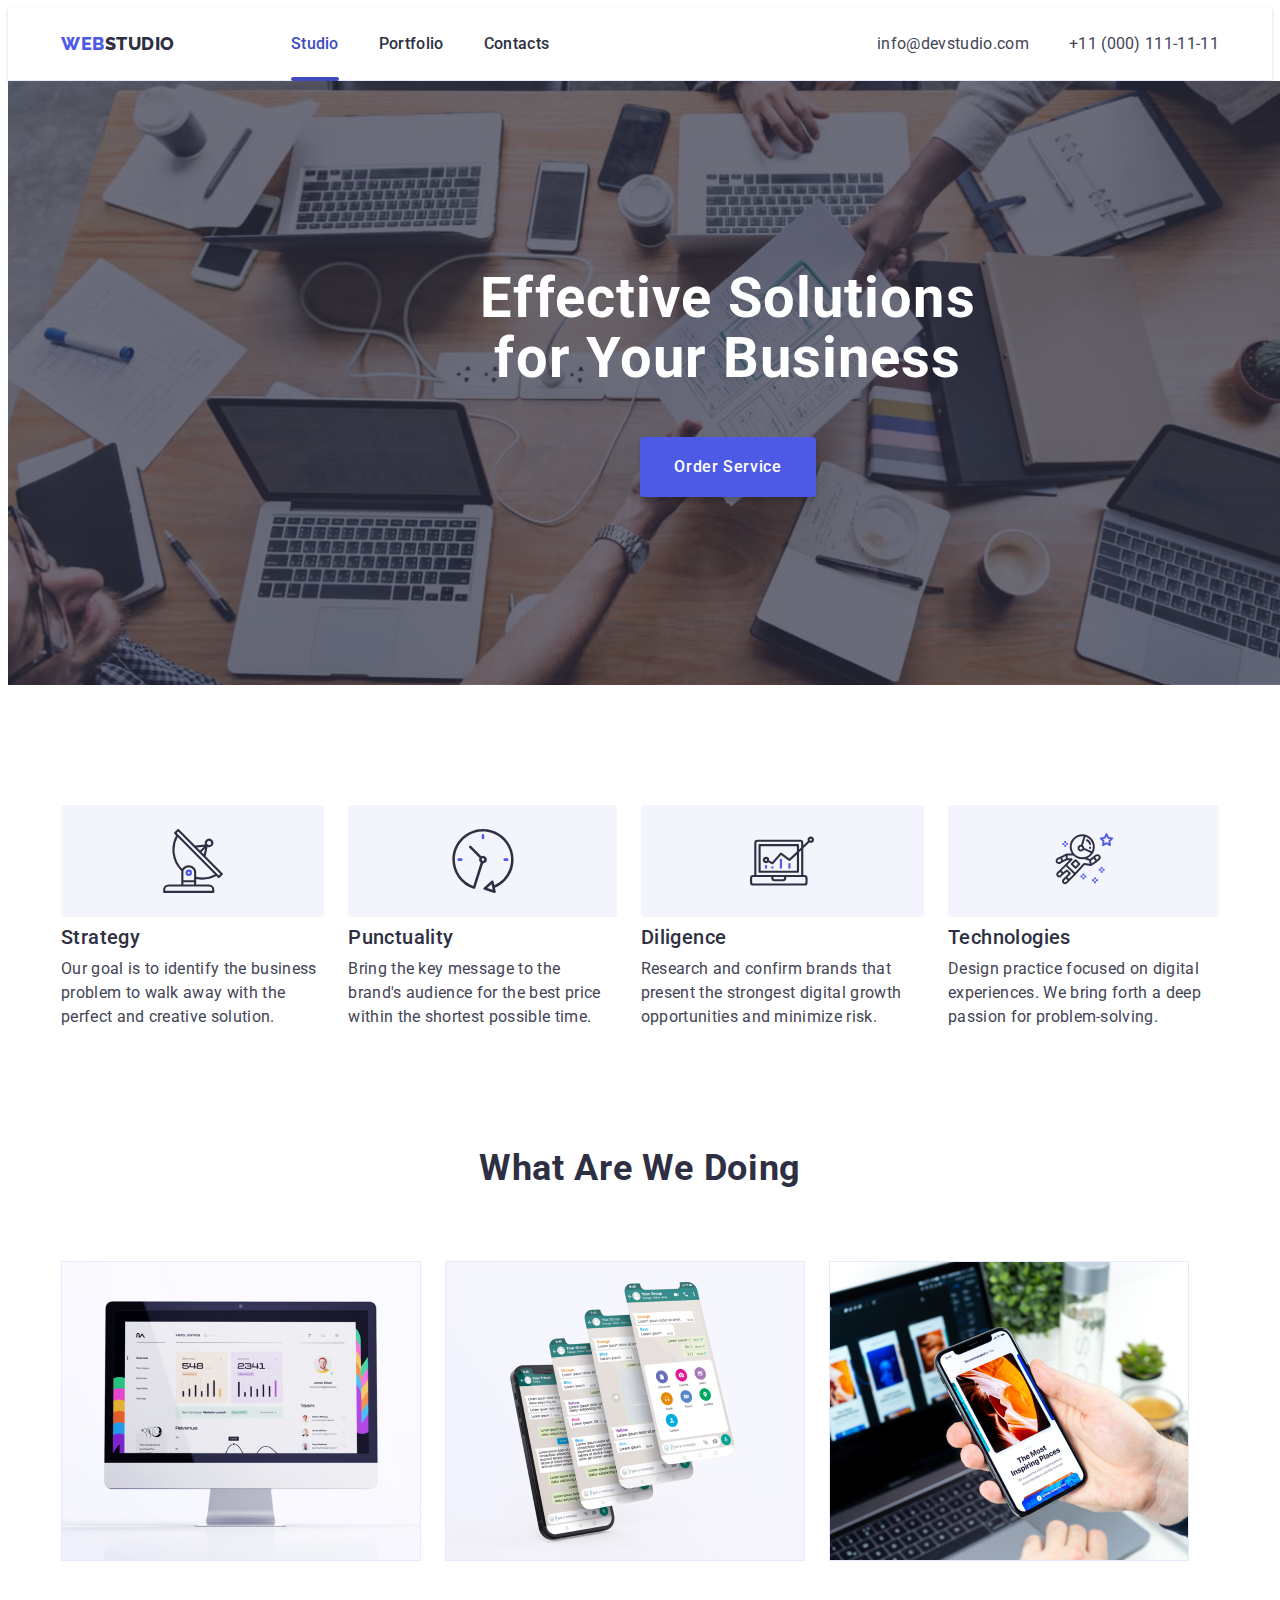
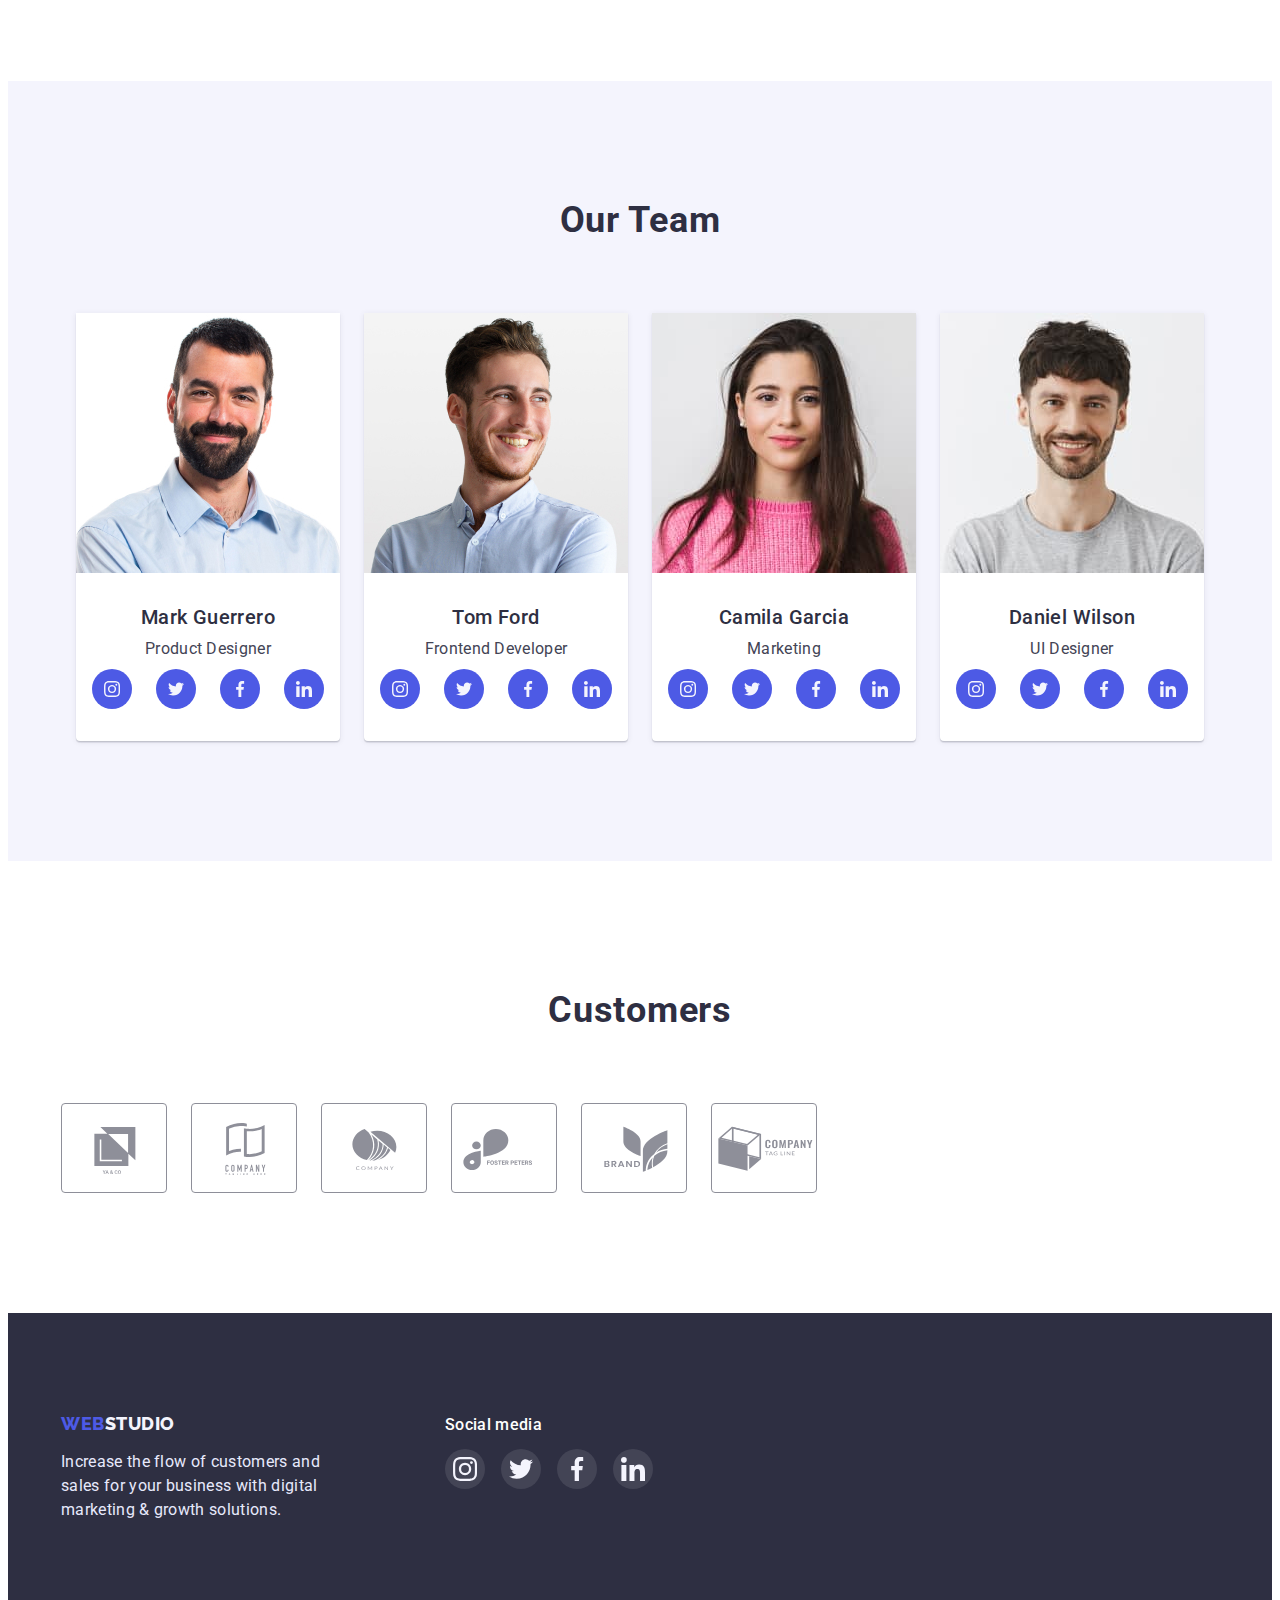
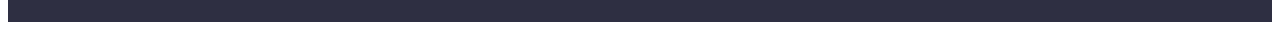
<file: index.html>
<!DOCTYPE html>
<html lang="en">
  <head>
    <meta charset="UTF-8" />
    <meta http-equiv="X-UA-Compatible" content="IE=edge" />
    <meta name="viewport" content="width=device-width, initial-scale=1.0" />
    <title>Document</title>

    <link rel="preconnect" href="https://fonts.googleapis.com" />
    <link rel="preconnect" href="https://fonts.gstatic.com" crossorigin />
    <link
      href="https://fonts.googleapis.com/css2?family=Raleway:wght@800&family=Roboto:wght@400;500;700&display=swap"
      rel="stylesheet"
    />
    <link
      rel="stylesheet"
      href="https://cdnjs.cloudflare.com/ajax/libs/modern-normalize/1.1.0/modern-normalize.min.css"
      integrity="sha512-wpPYUAdjBVSE4KJnH1VR1HeZfpl1ub8YT/NKx4PuQ5NmX2tKuGu6U/JRp5y+Y8XG2tV+wKQpNHVUX03MfMFn9Q=="
      crossorigin="anonymous"
      referrerpolicy="no-referrer"
    />
    <link rel="stylesheet" href="./css/styles.css" />
  </head>
  <body>
    <!-- header -->
    <header class="header">
      <div class="container header-container">
        <nav class="list header-nav">
          <a href="./index.html" class="header-logo link"
            >Web<span class="header-logo-span link">Studio</span></a
          >

          <ul class="list header-nav">
            <li class="header-item">
              <a href="./index.html" class="header-link-text link header-anim"
                >Studio</a
              >
            </li>

            <li class="header-item">
              <a href="./portfolio.html" class="header-link-text link">
                Portfolio</a
              >
            </li>

            <li class="header-item">
              <a href="" class="header-link-text link"> Contacts</a>
            </li>
          </ul>
        </nav>

        <address class="list header-address">
          <ul class="list address-menu">
            <li>
              <a
                href="mailto:info@devstudio.com"
                class="link header-contacts link-color"
                >info@devstudio.com</a
              >
            </li>
            <li>
              <a
                href="tel:+110001111111"
                class="link header-contacts link-color"
                >+11 (000) 111-11-11</a
              >
            </li>
          </ul>
        </address>
      </div>
    </header>
    <!-- main-content -->
    <main>
      <section class="hero-section">
        <div class="container section-container">
          <h1 class="hero-text-title">Effective Solutions for Your Business</h1>
          <button type="button" class="hero-btn" data-modal-open>
            Order Service
          </button>
        </div>
      </section>
      <!-- section 2 ( about us) -->
      <section class="about-hero">
        <div class="container">
          <h2 class="visually-hidden">skills</h2>
          <ul class="list caption-list">
            <li class="caption-list">
              <div class="icon-options">
                <svg width="64" height="64">
                  <use
                    href="./images/symbol-defs.svg#icon-section-two-antenna "
                  ></use>
                </svg>
              </div>

              <h3 class="caption-texts">Strategy</h3>
              <p class="caption-comment">
                Our goal is to identify the business problem to walk away with
                the perfect and creative solution.
              </p>
            </li>

            <li class="caption-list">
              <div class="icon-options">
                <svg width="64" height="64">
                  <use
                    href="./images/symbol-defs.svg#icon-section-two-clock "
                  ></use>
                </svg>
              </div>
              <h3 class="caption-texts">Punctuality</h3>
              <p class="caption-comment">
                Bring the key message to the brand's audience for the best price
                within the shortest possible time.
              </p>
            </li>

            <li class="caption-list">
              <div class="icon-options">
                <svg width="64" height="64">
                  <use
                    href="./images/symbol-defs.svg#icon-section-two-diagram "
                  ></use>
                </svg>
              </div>
              <h3 class="caption-texts">Diligence</h3>
              <p class="caption-comment">
                Research and confirm brands that present the strongest digital
                growth opportunities and minimize risk.
              </p>
            </li>

            <li class="caption-list">
              <div class="icon-options">
                <svg width="64" height="64">
                  <use
                    href="./images/symbol-defs.svg#icon-section-two-astronaut "
                  ></use>
                </svg>
              </div>
              <h3 class="caption-texts">Technologies</h3>
              <p class="caption-comment">
                Design practice focused on digital experiences. We bring forth a
                deep passion for problem-solving.
              </p>
            </li>
          </ul>
        </div>
      </section>
      <!-- section 3 (photo) -->
      <section class="work-hero">
        <div class="container">
          <h2 class="work-hero-caption">What are we doing</h2>
          <ul class="list">
            <li>
              <img src="./images/PC.jpg" alt="PC" width="360" />
            </li>
            <li>
              <img
                src="./images/phonescr.jpg"
                alt="Screen Our App"
                width="360"
              />
            </li>
            <li>
              <img
                src="./images/design.jpg"
                alt="Screen Design of our Apps"
                width="360"
              />
            </li>
          </ul>
        </div>
      </section>
      <!-- Our Team -->
      <section class="hero-team">
        <div class="container">
          <h2 class="team-caption">Our Team</h2>
          <ul class="list social-logos">
            <li class="hero-li">
              <img src="./images/first.jpg" alt="PM" width="264" />
              <h3 class="our-employees">Mark Guerrero</h3>
              <p class="empl-comment">Product Designer</p>
              <ul class="list">
                <li class="social-circles">
                  <a class="link team-social-link" href="">
                    <svg class="team-social-media">
                      <use
                        href="./images/symbol-defs.svg#icon-instagram-2"
                      ></use>
                    </svg>
                  </a>
                </li>
                <li class="social-circles">
                  <a class="link team-social-link" href="">
                    <svg class="team-social-media">
                      <use href="./images/symbol-defs.svg#icon-twitter-1"></use>
                    </svg>
                  </a>
                </li>
                <li class="social-circles">
                  <a class="link team-social-link" href="">
                    <svg class="team-social-media">
                      <use
                        href="./images/symbol-defs.svg#icon-facebook-1"
                      ></use>
                    </svg>
                  </a>
                </li>
                <li class="social-circles">
                  <a class="link team-social-link" href="">
                    <svg class="team-social-media">
                      <use
                        href="./images/symbol-defs.svg#icon-linkedin-1"
                      ></use>
                    </svg>
                  </a>
                </li>
              </ul>
            </li>
            <li class="hero-li">
              <img
                src="./images/second.jpg"
                alt="Frontend Developer"
                width="264"
              />
              <h3 class="our-employees">Tom Ford</h3>
              <p class="empl-comment">Frontend Developer</p>
              <ul class="list">
                <li class="social-circles">
                  <a class="link team-social-link" href="">
                    <svg class="team-social-media">
                      <use
                        href="./images/symbol-defs.svg#icon-instagram-2"
                      ></use>
                    </svg>
                  </a>
                </li>
                <li class="social-circles">
                  <a class="link team-social-link" href="">
                    <svg class="team-social-media">
                      <use href="./images/symbol-defs.svg#icon-twitter-1"></use>
                    </svg>
                  </a>
                </li>
                <li class="social-circles">
                  <a class="link team-social-link" href="">
                    <svg class="team-social-media">
                      <use
                        href="./images/symbol-defs.svg#icon-facebook-1"
                      ></use>
                    </svg>
                  </a>
                </li>
                <li class="social-circles">
                  <a class="link team-social-link" href="">
                    <svg class="team-social-media">
                      <use
                        href="./images/symbol-defs.svg#icon-linkedin-1"
                      ></use>
                    </svg>
                  </a>
                </li>
              </ul>
            </li>
            <li class="hero-li">
              <img src="./images/kamila.jpg" alt="Marketing" width="264" />
              <h3 class="our-employees">Camila Garcia</h3>
              <p class="empl-comment">Marketing</p>
              <ul class="list">
                <li class="social-circles">
                  <a class="link team-social-link" href="">
                    <svg class="team-social-media">
                      <use
                        href="./images/symbol-defs.svg#icon-instagram-2"
                      ></use>
                    </svg>
                  </a>
                </li>
                <li class="social-circles">
                  <a class="link team-social-link" href="">
                    <svg class="team-social-media">
                      <use href="./images/symbol-defs.svg#icon-twitter-1"></use>
                    </svg>
                  </a>
                </li>
                <li class="social-circles">
                  <a class="link team-social-link" href="">
                    <svg class="team-social-media">
                      <use
                        href="./images/symbol-defs.svg#icon-facebook-1"
                      ></use>
                    </svg>
                  </a>
                </li>
                <li class="social-circles">
                  <a class="link team-social-link" href="">
                    <svg class="team-social-media">
                      <use
                        href="./images/symbol-defs.svg#icon-linkedin-1"
                      ></use>
                    </svg>
                  </a>
                </li>
              </ul>
            </li>
            <li class="hero-li">
              <img src="./images/daniel.jpg" alt="UI Designer" width="264" />
              <h3 class="our-employees">Daniel Wilson</h3>
              <p class="empl-comment">UI Designer</p>
              <ul class="list">
                <li class="social-circles">
                  <a class="link team-social-link" href="">
                    <svg class="team-social-media">
                      <use
                        href="./images/symbol-defs.svg#icon-instagram-2"
                      ></use>
                    </svg>
                  </a>
                </li>
                <li class="social-circles">
                  <a class="link team-social-link" href="">
                    <svg class="team-social-media">
                      <use href="./images/symbol-defs.svg#icon-twitter-1"></use>
                    </svg>
                  </a>
                </li>
                <li class="social-circles">
                  <a class="link team-social-link" href="">
                    <svg class="team-social-media">
                      <use
                        href="./images/symbol-defs.svg#icon-facebook-1"
                      ></use>
                    </svg>
                  </a>
                </li>
                <li class="social-circles">
                  <a class="link team-social-link" href="">
                    <svg class="team-social-media">
                      <use
                        href="./images/symbol-defs.svg#icon-linkedin-1"
                      ></use>
                    </svg>
                  </a>
                </li>
              </ul>
            </li>
          </ul>
        </div>
      </section>
      <section class="our-customers-sections">
        <div class="container">
          <h2 class="customers-title">Customers</h2>
          <ul class="list customers-list">
            <li class="customers-size">
              <a href="" class="link customers-link">
                <svg class="our-customers-logo">
                  <use
                    href="./images/symbol-defs.svg#icon-customers-logo-one"
                  ></use>
                </svg>
              </a>
            </li>
            <li class="customers-size">
              <a href="" class="link customers-link">
                <svg class="our-customers-logo">
                  <use
                    href="./images/symbol-defs.svg#icon-customers-logo-two"
                  ></use>
                </svg>
              </a>
            </li>
            <li class="customers-size">
              <a href="" class="link customers-link">
                <svg class="our-customers-logo">
                  <use
                    href="./images/symbol-defs.svg#icon-customers-logo-three"
                  ></use>
                </svg>
              </a>
            </li>
            <li class="customers-size">
              <a href="" class="link customers-link">
                <svg class="our-customers-logo">
                  <use
                    href="./images/symbol-defs.svg#icon-customers-logo-four"
                  ></use>
                </svg>
              </a>
            </li>
            <li class="customers-size">
              <a href="" class="link customers-link">
                <svg class="our-customers-logo">
                  <use
                    href="./images/symbol-defs.svg#icon-customers-logo-five"
                  ></use>
                </svg>
              </a>
            </li>
            <li class="customers-size">
              <a href="" class="link customers-link">
                <svg class="our-customers-logo">
                  <use
                    href="./images/symbol-defs.svg#icon-customers-logo-six"
                  ></use>
                </svg>
              </a>
            </li>
          </ul>
        </div>
      </section>
    </main>
    <!-- footer  -->
    <footer class="footer">
      <div class="footer-container container">
        <div>
          <a href="./index.html" class="footer-logo link"
            >Web<span class="footer-span">Studio</span></a
          >
          <p class="footer-comment">
            Increase the flow of customers and sales for your business with
            digital marketing & growth solutions.
          </p>
        </div>
        <div class="social-media-container">
          <p class="our-social-media">Social media</p>
          <ul class="list social-media-list">
            <li class="link">
              <a class="footer-social-media-link" href="">
                <svg class="footer-social">
                  <use href="./images/symbol-defs.svg#icon-instagram-2"></use>
                </svg>
              </a>
            </li>
            <li class="link">
              <a class="footer-social-media-link" href="">
                <svg class="footer-social">
                  <use href="./images/symbol-defs.svg#icon-twitter-1"></use>
                </svg>
              </a>
            </li>
            <li class="link">
              <a class="footer-social-media-link" href="">
                <svg class="footer-social">
                  <use href="./images/symbol-defs.svg#icon-facebook-1"></use>
                </svg>
              </a>
            </li>
            <li class="link">
              <a class="footer-social-media-link" href="">
                <svg class="footer-social">
                  <use href="./images/symbol-defs.svg#icon-linkedin-1"></use>
                </svg>
              </a>
            </li>
          </ul>
        </div>
      </div>
    </footer>
      <div class="backdrop is-hidden" data-modal>
        <div class="modal-window">
          <button class="close-modal defolt-btn" data-modal-close>
            <svg width="8" height="8">
              <use href="./images/symbol-defs.svg#icon-close"></use>
            </svg>
          </button>
        </div>
      </div>
    <script src="./js/modal.js"></script>
  </body>
</html>
</file>
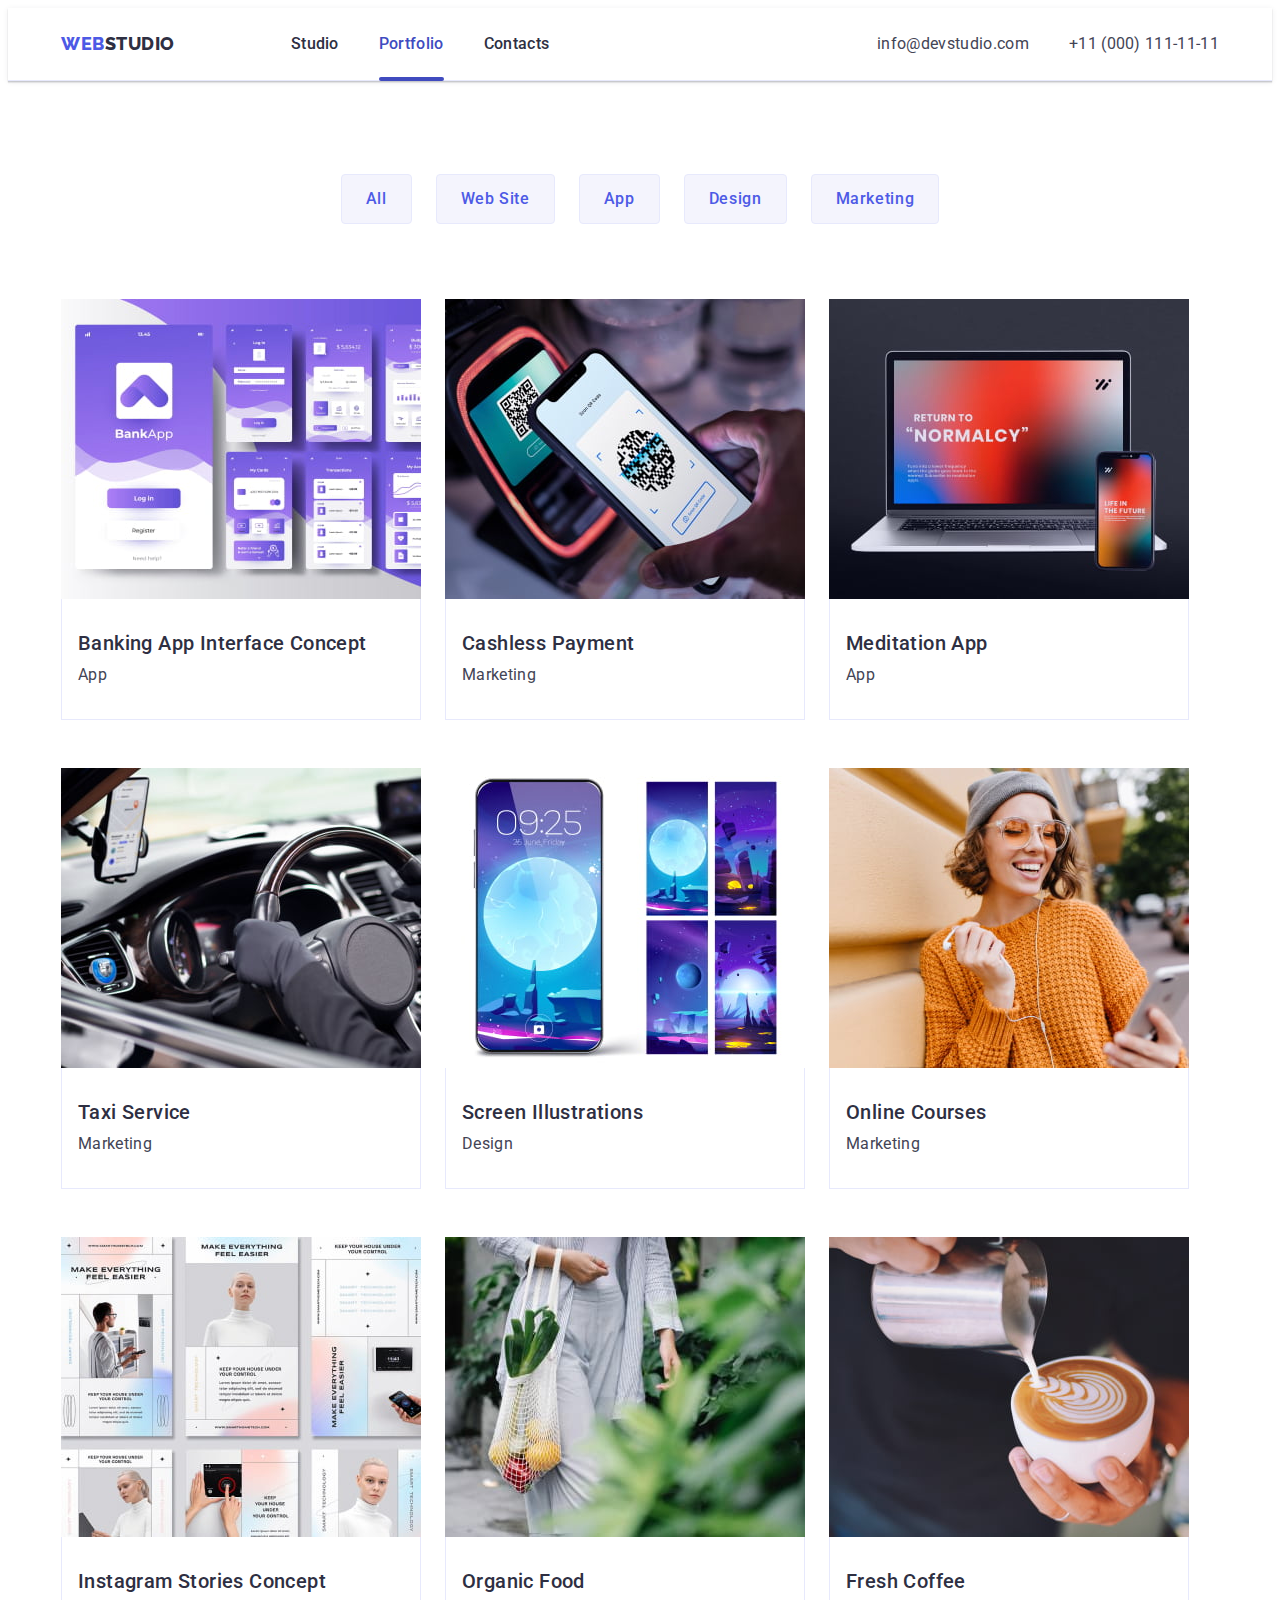
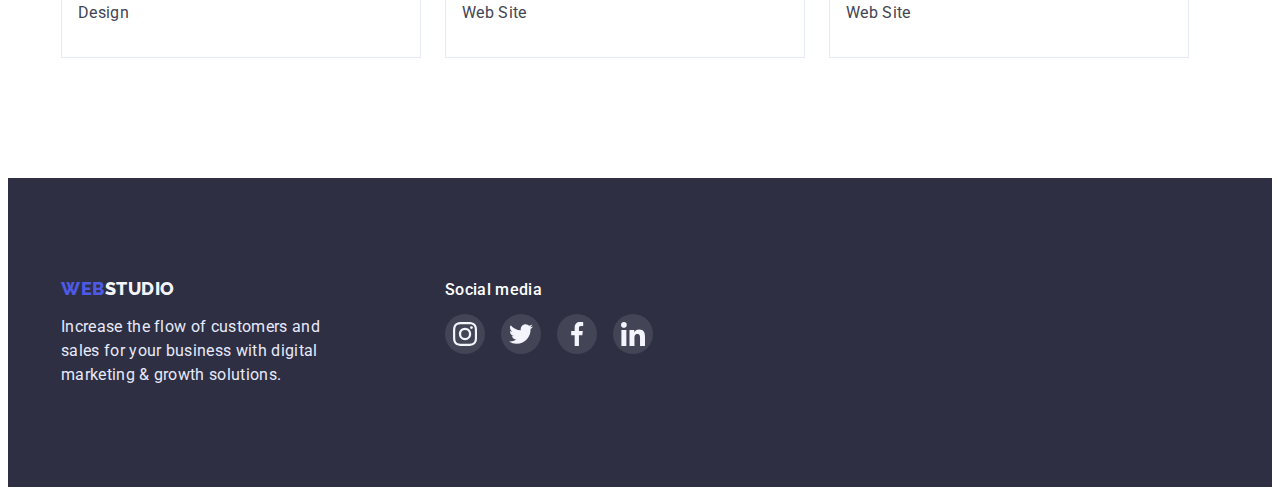
<file: portfolio.html>
<!DOCTYPE html>
<html lang="en">
  <head>
    <meta charset="UTF-8" />
    <meta http-equiv="X-UA-Compatible" content="IE=edge" />
    <meta name="viewport" content="width=device-width, initial-scale=1.0" />
    <title>Document</title>

    <link rel="preconnect" href="https://fonts.googleapis.com" />
    <link rel="preconnect" href="https://fonts.gstatic.com" crossorigin />
    <link
      href="https://fonts.googleapis.com/css2?family=Raleway:wght@800&family=Roboto:wght@400;500;700&display=swap"
      rel="stylesheet"
    />
    <link
      rel="stylesheet"
      href="https://cdnjs.cloudflare.com/ajax/libs/modern-normalize/1.1.0/modern-normalize.min.css"
      integrity="sha512-wpPYUAdjBVSE4KJnH1VR1HeZfpl1ub8YT/NKx4PuQ5NmX2tKuGu6U/JRp5y+Y8XG2tV+wKQpNHVUX03MfMFn9Q=="
      crossorigin="anonymous"
      referrerpolicy="no-referrer"
    />
    <link rel="stylesheet" href="./css/styles.css" />
  </head>
  <body>
    <!-- header -->
    <header class="header">
      <div class="container header-container">
        <nav class="list header-nav">
          <a href="./index.html" class="header-logo link"
            >Web<span class="header-logo-span link">Studio</span></a
          >

          <ul class="list header-nav">
            <li class="header-item">
              <a href="./index.html" class="header-link-text  link">Studio</a>
            </li>

            <li class="header-item">
              <a href="./portfolio.html" class="header-link-text header-anim link">
                Portfolio</a
              >
            </li>

            <li class="header-item">
              <a href="" class="header-link-text link"> Contacts</a>
            </li>
          </ul>
        </nav>

        <address class="list header-address">
          <ul class="list address-menu">
            <li>
              <a
                href="mailto:info@devstudio.com"
                class="link header-contacts link-color"
                >info@devstudio.com</a
              >
            </li>
            <li>
              <a
                href="tel:+110001111111"
                class="link header-contacts link-color"
                >+11 (000) 111-11-11</a
              >
            </li>
          </ul>
        </address>
      </div>
    </header>
    <main>
      <section class="porftolio-section">
        <div class="container">
          <h1 class="visually-hidden">Portfolio</h1>

          <ul class="list btn-container">
            <li>
              <button type="button" class="btn">All</button>
            </li>
            <li>
              <button type="button" class="btn">Web Site</button>
            </li>
            <li>
              <button type="button" class="btn">App</button>
            </li>
            <li>
              <button type="button" class="btn">Design</button>
            </li>
            <li>
              <button type="button" class="btn">Marketing</button>
            </li>
          </ul>

          <ul class="list photo-container">
            <li class="border">
              <a href="" class="link photo-link">
                <div class="photo-thumb">
                  <div class="overlay">
                    <p class="overlay-comment">
                      14 Stylish and User-Friendly App Design Concepts · Task
                      Manager App · Calorie Tracker App · Exotic Fruit Ecommerce
                      App · Cloud Storage App
                    </p>
                  </div>
                  <img
                    src="./images/section-one-photo.jpg"
                    alt=" App"
                    width="360"
                    height="300"
                  />
                </div>
                <div class="bottom-text">
                  <h2 class="photo-text">Banking App Interface Concept</h2>
                  <p class="photo-comment">App</p>
                </div>
              </a>
            </li>

            <li class="border">
              <a href="" class="link photo-link">
                <div class="photo-thumb">
                  <div class="overlay">
                    <p class="overlay-comment">
                      14 Stylish and User-Friendly App Design Concepts · Task
                      Manager App · Calorie Tracker App · Exotic Fruit Ecommerce
                      App · Cloud Storage App
                    </p>
                  </div>
                  <img
                    src="./images/section-one-photo-t.jpg"
                    alt="Payment"
                    width="360"
                    height="300"
                  />
                </div>
                <div class="bottom-text">
                  <h2 class="photo-text">Cashless Payment</h2>
                  <p class="photo-comment">Marketing</p>
                </div>
              </a>
            </li>
            <li class="border">
              <a href="" class="link photo-link">
                <div class="photo-thumb">
                  <div class="overlay">
                    <p class="overlay-comment">
                      14 Stylish and User-Friendly App Design Concepts · Task
                      Manager App · Calorie Tracker App · Exotic Fruit Ecommerce
                      App · Cloud Storage App
                    </p>
                  </div>
                  <img
                    src="./images/section-one-photo-l.jpg"
                    alt="App"
                    width="360"
                    height="300"
                  />
                </div>

                <div class="bottom-text">
                  <h2 class="photo-text">Meditation App</h2>
                  <p class="photo-comment">App</p>
                </div>
              </a>
            </li>
            <li class="border">
              <a href="" class="link photo-link">
                <div class="photo-thumb">
                  <div class="overlay">
                    <p class="overlay-comment">
                      14 Stylish and User-Friendly App Design Concepts · Task
                      Manager App · Calorie Tracker App · Exotic Fruit Ecommerce
                      App · Cloud Storage App
                    </p>
                  </div>
                  <img
                    src="./images/section-two-photo.jpg"
                    alt="Taxi Service"
                    width="360"
                    height="300"
                  />
                </div>
                <div class="bottom-text">
                  <h2 class="photo-text">Taxi Service</h2>
                  <p class="photo-comment">Marketing</p>
                </div>
              </a>
            </li>
            <li class="border">
              <a href="" class="link photo-link">
                <div class="photo-thumb">
                  <div class="overlay">
                    <p class="overlay-comment">
                      14 Stylish and User-Friendly App Design Concepts · Task
                      Manager App · Calorie Tracker App · Exotic Fruit Ecommerce
                      App · Cloud Storage App
                    </p>
                  </div>
                  <img
                    src="./images/section-two-photo-t.jpg"
                    alt="Design"
                    width="360"
                    height="300"
                  />
                </div>
                <div class="bottom-text">
                  <h2 class="photo-text">Screen Illustrations</h2>
                  <p class="photo-comment">Design</p>
                </div>
              </a>
            </li>
            <li class="border">
              <a href="" class="link photo-link">
                <div class="photo-thumb">
                  <div class="overlay">
                    <p class="overlay-comment">
                      14 Stylish and User-Friendly App Design Concepts · Task
                      Manager App · Calorie Tracker App · Exotic Fruit Ecommerce
                      App · Cloud Storage App
                    </p>
                  </div>
                  <img
                    src="./images/section-two-photo-l.jpg"
                    alt="Online Courses"
                    width="360"
                    height="300"
                  />
                </div>
                <div class="bottom-text">
                  <h2 class="photo-text">Online Courses</h2>
                  <p class="photo-comment">Marketing</p>
                </div>
              </a>
            </li>
            <li class="border">
              <a href="" class="link photo-link">
                <div class="photo-thumb">
                  <div class="overlay">
                    <p class="overlay-comment">
                      14 Stylish and User-Friendly App Design Concepts · Task
                      Manager App · Calorie Tracker App · Exotic Fruit Ecommerce
                      App · Cloud Storage App
                    </p>
                  </div>
                  <img
                    src="./images/section-last-o.jpg"
                    alt="Instagram Stories"
                    width="360"
                    height="300"
                  />
                </div>
                <div class="bottom-text">
                  <h2 class="photo-text">Instagram Stories Concept</h2>
                  <p class="photo-comment">Design</p>
                </div>
              </a>
            </li>
            <li class="border">
              <a href="" class="link photo-link">
                <div class="photo-thumb">
                  <div class="overlay">
                    <p class="overlay-comment">
                      14 Stylish and User-Friendly App Design Concepts · Task
                      Manager App · Calorie Tracker App · Exotic Fruit Ecommerce
                      App · Cloud Storage App
                    </p>
                  </div>
                  <img
                    src="./images/section-last-photo-lemons.jpg"
                    alt="Web Site"
                    width="360"
                    height="300"
                  />
                </div>
                <div class="bottom-text">
                  <h2 class="photo-text">Organic Food</h2>
                  <p class="photo-comment">Web Site</p>
                </div>
              </a>
            </li>
            <li class="border">
              <a href="" class="link photo-link">
                <div class="photo-thumb">
                  <div class="overlay">
                    <p class="overlay-comment">
                      14 Stylish and User-Friendly App Design Concepts · Task
                      Manager App · Calorie Tracker App · Exotic Fruit Ecommerce
                      App · Cloud Storage App
                    </p>
                  </div>
                  <img
                    src="./images/section-last-l.jpg"
                    alt="Fresh Coffee"
                    width="360"
                    height="300"
                  />
                </div>
                <div class="bottom-text">
                  <h2 class="photo-text">Fresh Coffee</h2>
                  <p class="photo-comment">Web Site</p>
                </div>
              </a>
            </li>
          </ul>
        </div>
      </section>
    </main>
    <!-- footer  -->
    <footer class="footer">
      <div class="footer-container container">
        <div>
          <a href="./index.html" class="footer-logo link"
            >Web<span class="footer-span">Studio</span></a
          >
          <p class="footer-comment">
            Increase the flow of customers and sales for your business with
            digital marketing & growth solutions.
          </p>
        </div>
        <div class="social-media-container">
          <p class="our-social-media">Social media</p>
          <ul class="list social-media-list">
            <li class="link">
              <a class="footer-social-media-link" href="">
                <svg class="footer-social">
                  <use href="./images/symbol-defs.svg#icon-instagram-2"></use>
                </svg>
              </a>
            </li>
            <li class="link">
              <a class="footer-social-media-link" href="">
                <svg class="footer-social">
                  <use href="./images/symbol-defs.svg#icon-twitter-1"></use>
                </svg>
              </a>
            </li>
            <li class="link">
              <a class="footer-social-media-link" href="">
                <svg class="footer-social">
                  <use href="./images/symbol-defs.svg#icon-facebook-1"></use>
                </svg>
              </a>
            </li>
            <li class="link">
              <a class="footer-social-media-link" href="">
                <svg class="footer-social">
                  <use href="./images/symbol-defs.svg#icon-linkedin-1"></use>
                </svg>
              </a>
            </li>
          </ul>
        </div>
      </div>
    </footer>
  </body>
</html>
</file>
<file: css/styles.css>
:root {
  --white: #ffffff;
  --iris: #4d5ae5;
  --navy-blue: #2e2f42;
  --ocean: #404bbf;
  --f4f4fd: #f4f4fd;
  --e7e9fc: #e7e9fc;
  --gray: #434455;
  --light-slate: #8e8f99;
  --green: #31d0aa;
  --cloud: #d9d9d9;
  --cubic-bezier: cubic-bezier(0.4, 0, 0.2, 1);
}
/* ------------------------------------------------- инструменты------------------------------------------------------------ */
h1,
h2,
h3,
h4,
h5,
h6,
p,
ul {
  margin: 0px;
}
ul {
  padding-left: 0px;
}
img {
  display: block;
}

.visually-hidden {
  position: absolute;
  width: 1px;
  height: 1px;
  margin: -1px;
  border: 0;
  padding: 0;

  white-space: nowrap;
  clip-path: inset(100%);
  clip: rect(0 0 0 0);
  overflow: hidden;
}
.link {
  text-decoration: none;
}
.list {
  list-style-type: none;
}
.icon-options {
  margin-bottom: 8px;
  display: flex;
  align-items: center;
  justify-content: center;
  height: 112px;
  background-color: var(--f4f4fd);
  border-radius: 4px;
}
.defolt-btn {
  cursor: pointer;
}
/*-------------------------------------------------- body------------------------------------------------------------------- */
body {
  background-color: var(--white);
  font-family: "Roboto", sans-serif;
  color: var(--gray);
}
/*-------------------------------------------------- header------------------------------------------------------------------- */
.header {
  border-bottom: 1px solid var(--e7e9fc);
  box-shadow: 0px 2px 1px rgba(46, 47, 66, 0.08),
    0px 1px 1px rgba(46, 47, 66, 0.16), 0px 1px 6px rgba(46, 47, 66, 0.08);
  /* outline: 5px solid teal; */
}
.header-container {
  display: flex;
  align-items: center;
}
.header-logo {
  margin-right: 76px;
  align-items: center;
  font-family: "Raleway", sans-serif;
  font-style: normal;
  font-weight: 800;
  font-size: 18px;
  line-height: 1.17;
  text-transform: uppercase;
  letter-spacing: 0.03em;
  color: var(--iris);
}
.header-logo-span {
  color: var(--navy-blue);
}

.header-link-text {
  transition-property: color;
  transition-duration: 250ms;
  transition-timing-function: var(--cubic-bezier);
  display: block;
  padding-top: 24px;
  padding-bottom: 24px;
  font-weight: 500;
  font-size: 16px;
  line-height: 1.5;
  letter-spacing: 0.02em;
  color: var(--navy-blue);
}
.header-contacts {
  transition-property: color;
  transition-duration: 250ms;
  transition-timing-function: var(--cubic-bezier);
  letter-spacing: 0.02em;
  font-weight: 400;
  font-size: 16px;
  line-height: 1.5;
  color: var(--gray);
}
.link-color {
  color: var(--gray);
}
.header-text:hover {
  color: var(--ocean);
}
.header-text:focus {
  color: var(--ocean);
}
.header-contacts:hover {
  color: var(--ocean);
}
.header-contacts:focus {
  color: var(--ocean);
}

.link-header {
  /* background-color: tomato; */
}

.header-nav {
  gap: 40px;
  align-items: center;
  display: flex;
  color: var(--navy-blue);
}
.address-menu {
  gap: 40px;
  display: flex;
  align-items: center;
  color: var(--navy-blue);
}

.header-nav :hover,
.header-nav :focus {
  color: var(--ocean);
}
.header-address {
  margin-left: auto;
  font-family: "Roboto", sans-serif;
  font-style: normal;
  color: var(--gray);
}
/*-------------------------------------------------- section1------------------------------------------------------------------- */
.hero-section {
  margin: 0 auto;
  padding-top: 188px;
  padding-bottom: 188px;
  text-align: center;
  background-image: linear-gradient(
      rgba(46, 47, 66, 0.7),
      rgba(46, 47, 66, 0.7)
    ),
    url(../images/backgruond-img-sectionone.jpg);
  background-size: cover;
  width: 1440px;
  background-repeat: no-repeat;
  background-position: center;
}
.hero-text-title {
  width: 496px;
  margin-left: auto;
  margin-right: auto;
  margin-bottom: 48px;

  font-weight: 700;
  font-size: 56px;
  line-height: 1.07;
  letter-spacing: 0.02em;
  color: var(--white);
}
.hero-btn {
  transition-property: background-color;
  transition-duration: 250ms;
  transition-timing-function: var(--cubic-bezier);

  border-radius: 4px;
  border-color: transparent;
  padding: 16px 32px;

  background-color: var(--iris);
  font-family: "Roboto", sans-serif;
  font-style: normal;
  font-weight: 500;
  font-size: 16px;
  line-height: 1.5;
  letter-spacing: 0.04em;
  color: var(--white);
  cursor: pointer;
  box-shadow: 0px 4px 4px rgba(0, 0, 0, 0.15);
}
.hero-btn:hover {
  background-color: var(--ocean);
  cursor: pointer;
}
.hero-btn:focus {
  background-color: var(--ocean);
}

/*-------------------------------------------------- section2------------------------------------------------------------------- */
.about-hero {
  /* outline: 4px solid orange; */
  padding-top: 120px;
  padding-bottom: 120px;
}
.about-hero .list {
  display: flex;
  gap: 24px;
}
.caption-list {
  flex-basis: calc((100%-3 * 24) / 4);
}
.caption-texts {
  margin-bottom: 8px;
  font-weight: 500;
  font-size: 20px;
  line-height: 1.2;
  letter-spacing: 0.02em;
  color: var(--navy-blue);
}
.caption-comment {
  font-weight: 400;
  font-size: 16px;
  line-height: 1.5;
  letter-spacing: 0.02em;
  color: var(--gray);
}
/*-------------------------------------------------- section3------------------------------------------------------------------- */
.work-hero-caption {
  font-weight: 700;
  font-size: 36px;
  line-height: 1.11;
  text-align: center;
  letter-spacing: 0.02em;
  text-transform: capitalize;
  color: var(--navy-blue);
}
/*-------------------------------------------------- section4------------------------------------------------------------------- */
.hero-team {
  padding-top: 120px;
  padding-bottom: 120px;
  background-color: var(--f4f4fd);
}
.hero-team .list {
  display: flex;
  gap: 24px;
  justify-content: center;
}

.team-caption {
  margin-bottom: 72px;
  font-weight: 700;
  font-size: 36px;
  line-height: 1.11;
  text-align: center;
  letter-spacing: 0.02em;
  text-transform: capitalize;
  color: var(--navy-blue);
}
.our-employees {
  text-align: center;
  margin-top: 32px;
  margin-bottom: 8px;
  font-weight: 500;
  font-size: 20px;
  line-height: 1.2;

  letter-spacing: 0.02em;
  color: var(--navy-blue);
}
.empl-comment {
  text-align: center;
  font-size: 16px;
  line-height: 1.5;
  letter-spacing: 0.02em;
  color: var(--gray);
  margin-bottom: 8px;
}
/*-------------------------------------------------- section4------------------------------------------------------------------- */
.hero-li {
  box-shadow: 0px 1px 6px rgba(46, 47, 66, 0.08),
    0px 1px 1px rgba(46, 47, 66, 0.16), 0px 2px 1px rgba(46, 47, 66, 0.08);
  padding-bottom: 32px;
  background-color: var(--white);
  border-radius: 0px 0px 4px 4px;
}
.footer {
  /* outline: 4px solid tomato; */
  padding-top: 100px;
  padding-bottom: 100px;
  background-color: var(--navy-blue);
}
.footer-logo {
  font-family: "Raleway", sans-serif;
  font-style: normal;
  font-weight: 800;
  font-size: 18px;
  line-height: 1.17;

  letter-spacing: 0.03em;
  text-transform: uppercase;
  color: var(--iris);
}
.footer-span {
  color: var(--f4f4fd);
}
.footer-comment {
  width: 264px;
  text-align: start;
  margin-top: 16px;
  font-size: 16px;
  line-height: 1.5;
  letter-spacing: 0.02em;
  color: var(--e7e9fc);
}
/*-------------------------------------------------- portfolio------------------------------------------------------------------- */
.photo-text {
  text-align: start;
  margin-bottom: 8px;
  font-weight: 500;
  font-size: 20px;
  line-height: 1.2;
  letter-spacing: 0.02em;
  color: var(--navy-blue);
}
.photo-comment {
  font-size: 16px;
  line-height: 1.5;
  letter-spacing: 0.02em;
  color: #434455;
}
.btn {
  transition-property: color, background-color, box-shadow, border-color;
  transition-duration: 250ms;
  transition-timing-function: var(--cubic-bezier);
  border-radius: 4px;
  border: 1px solid #e7e9fc;
  padding: 12px 24px;

  font-family: "Roboto", sans-serif;
  font-style: normal;
  font-weight: 500;
  font-size: 16px;
  line-height: 1.5;

  letter-spacing: 0.04em;
  color: var(--iris);
  cursor: pointer;
  background-color: var(--f4f4fd);
}
.btn:hover,
.btn:focus {
  border-color: transparent;
  color: var(--white);
  background-color: var(--ocean);
  box-shadow: 0px 3px 1px rgba(0, 0, 0, 0.1), 0px 2px 1px rgba(0, 0, 0, 0.08),
    0px 2px 2px rgba(0, 0, 0, 0.12);
}

/* --------------------------------------------------------Геометрия---------------------------------------------------------------------- */

.container {
  margin: 0 auto;
  width: 1158px;
  padding-left: 15px;
  padding-right: 15px;
}

.section-container {
  /* outline: 2px solid brown; */
}
.work-hero .list {
  display: flex;
  margin-top: 72px;

  gap: 24px;
}

.work-hero {
  padding-bottom: 120px;
  /* outline: 4px solid tomato; */
}
/* .hero-team {
  outline: 4px solid tomato;
} */

/* portfolio */
.photo-container {
  display: flex;
  gap: 48px 24px;
  flex-wrap: wrap;
  /* outline: 4px solid tomato; */
}
.btn-container {
  /* outline: 4px solid tomato; */
  justify-content: center;
  display: flex;
  gap: 24px;

  margin-bottom: 75px;
  align-items: center;
}
.bottom-text {
  padding-top: 32px;
  padding-bottom: 32px;
  padding-right: 16px;
  padding-left: 16px;
  border: 1px solid var(--e7e9fc);
  border-top: none;
}

.porftolio-section {
  padding-bottom: 120px;
  padding-top: 93px;
}
.social-logos {
  display: flex;
  gap: 24px;
}
/* .social-circles{
  align-items: center;
} */
.team-social-link {
  transition-property: background-color;
  transition-duration: 250ms;
  transition-timing-function: var(--cubic-bezier);
  display: flex;
  align-items: center;
  justify-content: center;
  width: 40px;
  height: 40px;
  background-color: var(--iris);
  border-radius: 50%;
}
.team-social-link:hover,
.team-social-link:focus {
  background-color: var(--ocean);
}
.team-social-media {
  width: 16px;
  height: 16px;
}
/* --------------------------------------------------------customers------------------------------------ */
.our-customers-sections {
  padding-top: 130px;
  padding-bottom: 120px;
}
.customers-title {
  text-align: center;
  margin-bottom: 72px;
  font-weight: 700;
  font-size: 36px;
  line-height: 1.11;
  letter-spacing: 0.02em;
  color: var(--navy-blue);
}
.customers-list {
  display: flex;
  gap: 24px;
}
.customers-size {
  flex-basis: calc((100%-120) / 6);
}
.customers-link {
  transition-property: border-color;
  transition-duration: 250ms;
  transition-timing-function: var(--cubic-bezier);
  display: flex;
  justify-content: center;
  align-items: center;
  border: 1px solid var(--light-slate);
  border-radius: 4px;
  height: 88px;
}
.customers-link:hover .our-customers-logo,
.customers-link:focus .our-customers-logo {
  fill: var(--ocean);
}
.customers-link:hover,
.customers-link:focus {
  border-color: var(--ocean);
}
.our-customers-logo {
  transition-property: fill;
  transition-duration: 250ms;
  transition-timing-function: var(--cubic-bezier);
  fill: var(--light-slate);
  width: 104px;
  height: 56px;
}

.our-social-media {
  margin-bottom: 12px;
  font-weight: 500;
  font-size: 16px;
  line-height: 1.5;
  letter-spacing: 0.02em;
  color: var(--white);
}
.footer-social {
  width: 24px;
  height: 24px;
}
.footer-container {
  display: flex;
}
.social-media-container {
  margin-left: 120px;
}
.social-media-list {
  display: flex;
  gap: 16px;
}
.footer-social-media-link {
  transition-property: background-color;
  transition-duration: 250ms;
  transition-timing-function: var(--cubic-bezier);
  display: flex;
  align-items: center;
  justify-content: center;
  width: 40px;
  height: 40px;
  background-color: rgba(255, 255, 255, 0.1);
  border-radius: 50%;
}
.footer-social-media-link:hover,
.footer-social-media-link:focus {
  background-color: var(--green);
}
.photo-link {
  display: block;
}
.photo-link:hover,
.photo-link:focus {
  box-shadow: 0px 1px 6px rgba(46, 47, 66, 0.08),
    0px 1px 1px rgba(46, 47, 66, 0.16), 0px 2px 1px rgba(46, 47, 66, 0.08);
}
.photo-thumb {
  position: relative;
  overflow: hidden;
}
.overlay {
  position: absolute;
  left: 0;
  top: 0;
  width: 100%;
  height: 100%;
  background-color: var(--iris);
  transform: translateY(100%);
  transition: transform, box-shadow 250ms var(--cubic-bezier);
}
.photo-link:hover .overlay,
.photo-link:focus .overlay {
  transform: translateY(0);
}
.overlay-comment {
  width: 100%;
  height: 100%;
  padding-top: 40px;
  padding-left: 32px;
  padding-right: 32px;
  line-height: 1.5;
  letter-spacing: 0.02em;
  color: var(--cloud);
}
.header-anim {
  position: relative;
  color: var(--ocean);
}
.header-anim::after {
  content: "";
  left: 0px;
  bottom: -1px;
  width: 100%;
  height: 4px;
  position: absolute;

  background: var(--ocean);
  border-radius: 2px;
}
/* modal */
.backdrop {
  position: fixed;
  width: 100%;
  height: 100%;
  top: 0;
  left: 0;
  background-color: rgba(46, 47, 66, 0.4);
}
.modal-window {
  position: absolute;
  width: 408px;
  height: 576px;
  top: 50%;
  left: 50%;
  transform: translate(-50%, -50%) scale(1);
  transition: transform 250ms var(--cubic-bezier);
  background: #fcfcfc;
  box-shadow: 0px 1px 1px rgba(0, 0, 0, 0.14), 0px 1px 3px rgba(0, 0, 0, 0.12),
    0px 2px 1px rgba(0, 0, 0, 0.2);
  border-radius: 4px;
}
.close-modal {
  position: absolute;
  top: 24px;
  right: 24px;
  display: flex;
  align-items: center;
  justify-content: center;
  transition-property: background-color, fill;
  transition-duration: 250ms;
  transition-timing-function: var(--cubic-bezier);
  width: 24px;
  height: 24px;
  background: var(--e7e9fc);
  border: 1px solid rgba(0, 0, 0, 0.1);
  border-radius: 50%;
}
.is-hidden {
  opacity: 0;
  pointer-events: none;
  visibility: hidden;
  transition: opacity 250ms var(--cubic-bezier),
    visibility 250ms var(--cubic-bezier);
}
.backdrop.is-hidden .modal-window {
  transform: translate(-50%, -50%) scale(0);
}
.close-modal:hover,
.close-modal:focus {
  background-color: var(--ocean);
  fill: var(--white);
}
</file>
